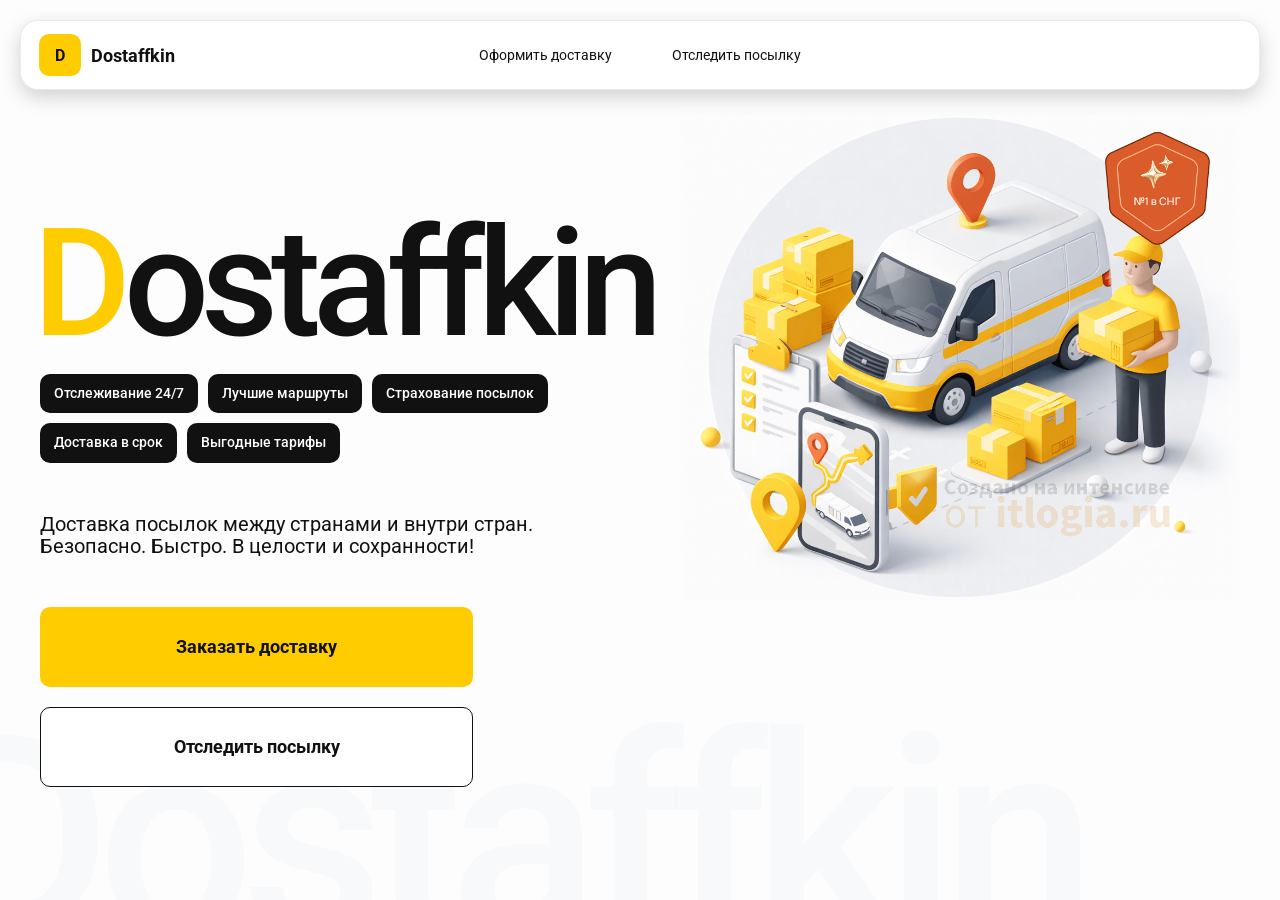
<file: index.html>
<!doctype html>
<html lang="ru">

<head>
    <meta charset="utf-8" />
    <meta name="viewport" content="width=device-width,initial-scale=1,maximum-scale=1,user-scalable=0" />

    <title>Dostaffkin — Доставка посылок между странами и внутри стран. Безопасно. Быстро. В целости и сохранности!
    </title>

    <link href="styles/base.css" rel="stylesheet" />
    <link href="styles/base_adaptive.css" rel="stylesheet" />

    <link href="styles/index.css" rel="stylesheet" />
    <link href="styles/index_adaptive.css" rel="stylesheet" />
</head>


<body>
    <div class="container">
        <header class="header">
            <a class="header-brand" href="#">
                <div class="header-logo">D</div>
                <div class="header-title">Dostaffkin</div>
            </a>
            <nav class="header-menu">
                <a class="header-link" href="./order.html">Оформить <span>доставку</span></a>
                <a class="header-link" href="./track.html">Отследить <span>посылку</span></a>
            </nav>
        </header>
        <main class="main">
            <section class="main-info">
                <div class="main-title">
                    <span>D</span>ostaffkin
                </div>
                <div class="main-features">
                    <div class="main-feature">Отслеживание 24/7</div>
                    <div class="main-feature">Лучшие маршруты</div>
                    <div class="main-feature">Страхование посылок</div>
                    <div class="main-feature">Доставка в срок</div>
                    <div class="main-feature">Выгодные тарифы</div>
                </div>
                <div class="main-description">
                    Доставка посылок между странами и внутри стран.
                    Безопасно. Быстро. В целости и сохранности!
                </div>
                <div class="main-actions">
                    <a class="button" type="button" href="./order.html">Заказать доставку</a>
                    <a class="button button-white" type="button" href="./track.html">Отследить посылку</a>
                </div>


            </section>
            <div class="main-title-ghost">Dostaffkin</div>
            <section class="main-image">
                <img src="images/main-image.png" alt="Main image" />
            </section>

        </main>
    </div>
</body>

</html>
</file>
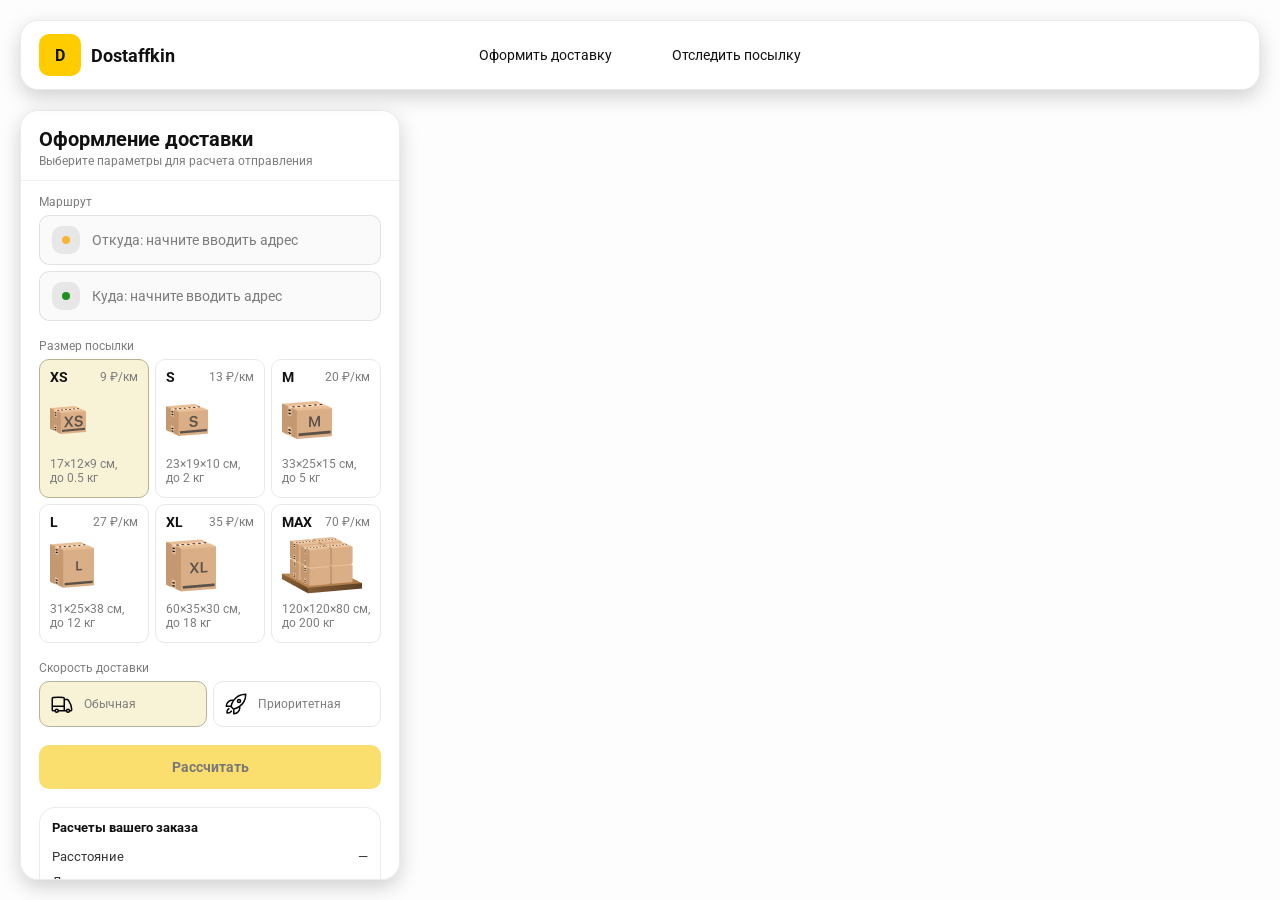
<file: order.html>
<!doctype html>
<html lang="ru">

<head>
    <meta charset="utf-8" />
    <meta name="viewport" content="width=device-width,initial-scale=1,maximum-scale=1,user-scalable=0" />
    <title>Оформление доставки</title>

    <link rel="stylesheet" href="styles/base.css" />
    <link rel="stylesheet" href="styles/base_adaptive.css" />

    <link rel="stylesheet" href="styles/order.css" />
    <link rel="stylesheet" href="styles/order_adaptive.css" />

    <script src="https://api-maps.yandex.ru/2.1/?lang=ru_RU&apikey=37add71a-55e0-4e31-9fd2-c09af898226c&suggest_apikey=83725274-92b7-4b7e-8b88-0e0947eda039" type="text/javascript"></script>
</head>

<body>
    <div id="map"></div>
    <header class="header">
        <a class="header-brand" href="./index.html">
            <div class="header-logo">D</div>
            <div class="header-title">Dostaffkin</div>
        </a>
        <nav class="header-menu">
            <a class="header-link" href="#">Оформить <span>доставку</span></a>
            <a class="header-link" href="./track.html">Отследить <span>посылку</span></a>
        </nav>
    </header>
    <aside class="main" id="sidebar">
        <div class="main-header">
            <div class="main-title">Оформление доставки</div>
            <div class="main-text">Выберите параметры для расчета отправления</div>
        </div>
        <div class="main-content">
            <div class="main-route">
                <div class="main-block-title">Маршрут</div>
                <div class="main-fields">
                    <div class="main-field" id="fromField">
                        <div class="main-pin"></div>
                        <input id="from" placeholder="Откуда: начните вводить адрес" autocomplete="off" />
                        <div class="main-ac" id="fromAc" role="listbox" aria-label="Подсказки адресов"></div>
                    </div>

                    <div class="main-field" id="toField">
                        <div class="main-pin"></div>
                        <input id="to" placeholder="Куда: начните вводить адрес" autocomplete="off" />
                        <div class="main-ac" id="toAc" role="listbox" aria-label="Подсказки адресов"></div>
                    </div>
                </div>
            </div>
            <div class="main-package">
                <div class="main-block-title">Размер посылки</div>

                <div class="main-sizes">
                    <div class="main-size-card is-active" data-value="xs">
                        <div class="main-size-top">
                            <div class="main-size-label">XS</div>
                            <div class="main-size-rate">9 ₽/км</div>
                        </div>
                        <div class="main-size-media">
                            <img src="images/sizes/xs.png" alt="Короб XS" />
                        </div>
                        <div class="main-size-description">17×12×9 см,<br>до 0.5 кг</div>
                    </div>

                    <div class="main-size-card" data-value="s">
                        <div class="main-size-top">
                            <div class="main-size-label">S</div>
                            <div class="main-size-rate">13 ₽/км</div>
                        </div>
                        <div class="main-size-media">
                            <img src="images/sizes/s.png" alt="Короб S" />
                        </div>
                        <div class="main-size-description">23×19×10 см,<br>до 2 кг</div>
                    </div>

                    <div class="main-size-card" data-value="m">
                        <div class="main-size-top">
                            <div class="main-size-label">M</div>
                            <div class="main-size-rate">20 ₽/км</div>
                        </div>
                        <div class="main-size-media">
                            <img src="images/sizes/m.png" alt="Короб M" />
                        </div>
                        <div class="main-size-description">33×25×15 см,<br>до 5 кг</div>
                    </div>

                    <div class="main-size-card" data-value="l">
                        <div class="main-size-top">
                            <div class="main-size-label">L</div>
                            <div class="main-size-rate">27 ₽/км</div>
                        </div>
                        <div class="main-size-media">
                            <img src="images/sizes/l.png" alt="Короб L" />
                        </div>
                        <div class="main-size-description">31×25×38 см,<br>до 12 кг</div>
                    </div>

                    <div class="main-size-card" data-value="xl">
                        <div class="main-size-top">
                            <div class="main-size-label">XL</div>
                            <div class="main-size-rate">35 ₽/км</div>
                        </div>
                        <div class="main-size-media">
                            <img src="images/sizes/xl.png" alt="Короб XL" />
                        </div>
                        <div class="main-size-description">60×35×30 см,<br>до 18 кг</div>
                    </div>

                    <div class="main-size-card" data-value="max">
                        <div class="main-size-top">
                            <div class="main-size-label">MAX</div>
                            <div class="main-size-rate">70 ₽/км</div>
                        </div>
                        <div class="main-size-media main-size-media-palleta">
                            <img src="images/sizes/max.png" alt="Паллета" />
                        </div>
                        <div class="main-size-description">120×120×80 см,<br>до 200 кг</div>
                    </div>
                </div>
            </div>

            <div class="main-speed">
                <div class="main-block-title">Скорость доставки</div>

                <div class="main-speeds">
                    <div class="main-speed-card is-active" data-value="regular">
                        <img class="main-speed-media" src="images/icons/regular.svg" alt="Regular" />
                        <div class="main-speed-description">Обычная</div>
                    </div>
                    <div class="main-speed-card" data-value="fast">
                        <img class="main-speed-media" src="images/icons/fast.svg" alt="Fast" />
                        <div class="main-speed-description">Приоритетная</div>
                    </div>

                </div>
            </div>

            <div class="main-calculate-block">
                <button id="calc" class="button calculate-button" type="button" disabled>Рассчитать</button>
            </div>
            <div class="main-result" id="result">
                <div class="main-result-title">Расчеты вашего заказа</div>
                <div class="main-result-lines">
                    <div class="main-result-line"><span>Расстояние</span><span id="distanceValue">—</span></div>
                    <div class="main-result-line"><span>Доставим через</span><span id="durationValue">—</span></div>
                    <div class="main-result-line"><span>Тариф</span><span id="rateValue">—</span></div>
                </div>
                <div class="main-price">
                    <div class="main-price-label">Итого</div>
                    <div class="main-price-value" id="totalValue">—</div>
                </div>
            </div>
            <div class="main-order-box">
                <div class="main-order-form" id="orderForm">
                    <div class="main-order-title">Оформление доставки</div>
                    <div class="main-block-info-row">
                        <div class="main-block-title">Контакты</div>
                        <div class="order-fields">
                            <div class="main-field">
                                <input id="customerName" placeholder="Ваше имя" autocomplete="off" />
                            </div>
                            <div class="main-field">
                                <input id="customerPhone" placeholder="Ваш телефон" autocomplete="off"
                                    inputmode="tel" />
                            </div>
                        </div>
                    </div>
                    <div class="main-block-info-row extra-info">
                        <div class="main-block-title">Дополнительная информация</div>
                        <div class="main-field textarea">
                            <textarea id="comment" placeholder="Детали доставки и комментарии"></textarea>
                        </div>
                    </div>
                    <button id="submit" class="button main-submit-request" type="button" disabled>Отправить
                        заявку
                    </button>
                    </div>
                </div>

                <div class="main-order-success" id="orderSuccess">
                    <div class="main-success-icon">✓</div>
                    <div class="main-success-title">Заявка отправлена!</div>
                    <div class="main-success-title">Номер отправления – <span id="orderId"></span></div>
                    <div class="main-success-subtitle">Мы скоро свяжемся с вами</div>
                </div>
            </div>

        </div>
    </aside>
    <script src="scripts/order.js"></script>
</body>

</html>
</file>
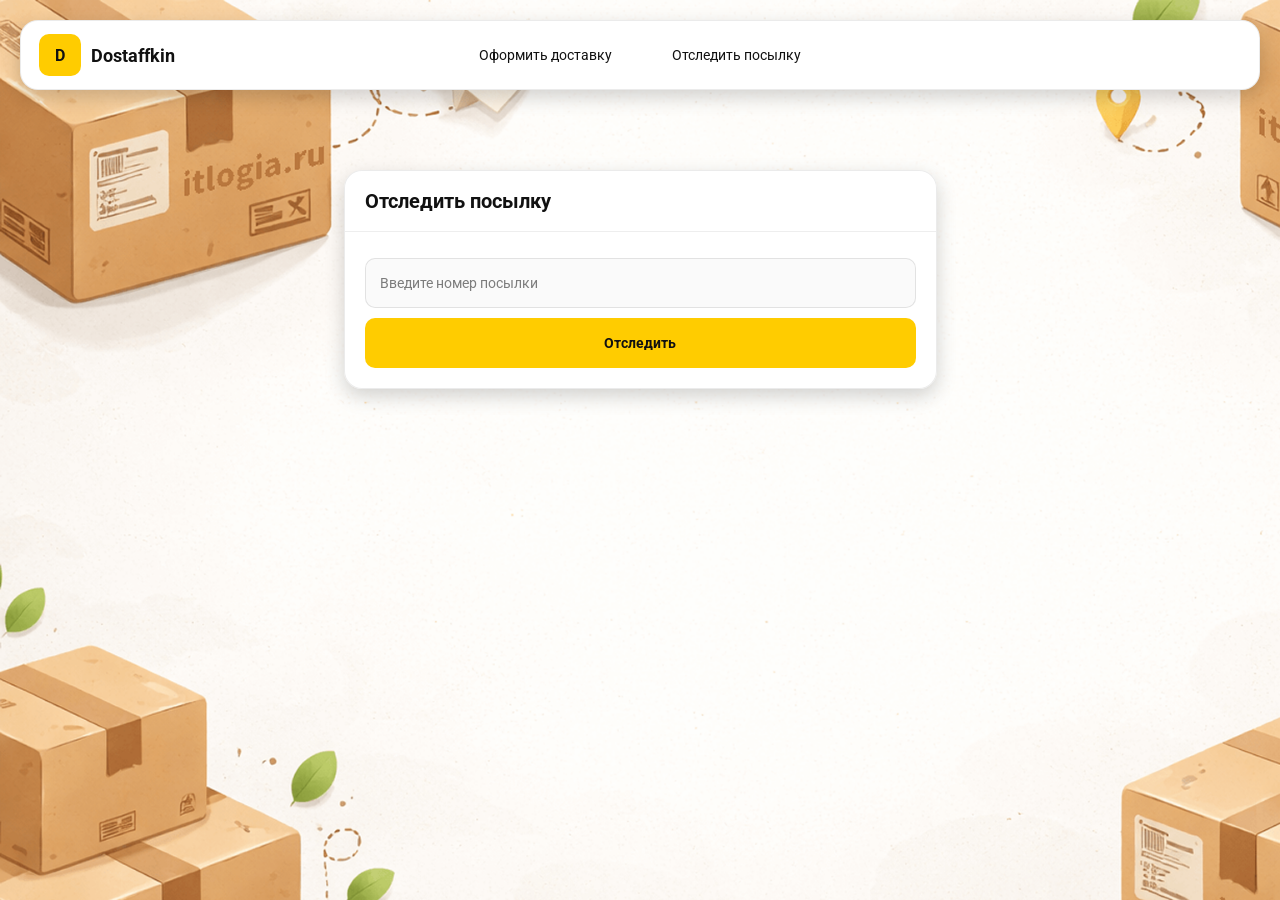
<file: track.html>
<!doctype html>
<html lang="ru">

<head>
    <meta charset="utf-8" />
    <meta name="viewport" content="width=device-width,initial-scale=1,maximum-scale=1,user-scalable=0" />
    <title>Отследить посылку</title>
    <link rel="stylesheet" href="styles/base.css" />
    <link rel="stylesheet" href="styles/base_adaptive.css" />

    <link rel="stylesheet" href="styles/track.css" />
    <link rel="stylesheet" href="styles/track_adaptive.css" />
</head>

<body>
    <div class="container">
        <header class="header">
            <a class="header-brand" href="./index.html">
                <div class="header-logo">D</div>
                <div class="header-title">Dostaffkin</div>
            </a>
            <nav class="header-menu">
                <a class="header-link" href="./order.html">Оформить <span>доставку</span></a>
                <a class="header-link" href="#">Отследить <span>посылку</span></a>
            </nav>
        </header>
        <main class="track-content">
            <section class="track-card track-search">
                <div class="track-title">Отследить посылку</div>
                <div class="track-action">
                    <div class="main-field track-field">
                        <input id="trackNumber" placeholder="Введите номер посылки" autocomplete="off" />
                    </div>
                    <button id="trackButton" class="button track-button" type="button">Отследить</button>
                </div>
            </section>
            <section class="track-card track-result" id="trackResult">
                <div class="track-result-header">
                    <div class="track-id" id="trackIdValue"></div>
                    <div class="track-routes">
                        <div class="track-route">
                            <div class="track-route-pin">
                                <svg xmlns="http://www.w3.org/2000/svg" fill="none" viewBox="0 0 24 24"
                                    stroke-width="1.5" stroke="orange" class="size-6">
                                    <path stroke-linecap="round" stroke-linejoin="round"
                                        d="M15 10.5a3 3 0 1 1-6 0 3 3 0 0 1 6 0Z" />
                                    <path stroke-linecap="round" stroke-linejoin="round"
                                        d="M19.5 10.5c0 7.142-7.5 11.25-7.5 11.25S4.5 17.642 4.5 10.5a7.5 7.5 0 1 1 15 0Z" />
                                </svg>
                            </div>
                            <div class="track-route-address" id="trackFromValue">
                                Откуда: Москва, улица Арбат, 1
                            </div>
                        </div>
                        <div class="track-route track-route-arrow">
                            <svg xmlns="http://www.w3.org/2000/svg" fill="none" viewBox="0 0 24 24" stroke-width="1.5"
                                stroke="currentColor" class="size-6">
                                <path stroke-linecap="round" stroke-linejoin="round"
                                    d="M19.5 13.5 12 21m0 0-7.5-7.5M12 21V3" />
                            </svg>
                        </div>
                        <div class="track-route">
                            <div class="track-route-pin">
                                <svg xmlns="http://www.w3.org/2000/svg" fill="none" viewBox="0 0 24 24"
                                    stroke-width="1.5" stroke="green" class="size-6">
                                    <path stroke-linecap="round" stroke-linejoin="round"
                                        d="M15 10.5a3 3 0 1 1-6 0 3 3 0 0 1 6 0Z" />
                                    <path stroke-linecap="round" stroke-linejoin="round"
                                        d="M19.5 10.5c0 7.142-7.5 11.25-7.5 11.25S4.5 17.642 4.5 10.5a7.5 7.5 0 1 1 15 0Z" />
                                </svg>
                            </div>
                            <div class="track-route-address" id="trackToValue">
                                Куда: Минск, проспект Независимости, 58
                            </div>
                        </div>
                    </div>
                </div>
                <div class="track-info">
                    <div class="track-status-title">Статус данной посылки:</div>
                    <div class="track-status-list" id="trackStatusList">

                    </div>
                </div>
            </section>

        </main>

    </div>

    <script src="scripts/track.js"></script>

</body>

</html>
</file>
<file: styles/base.css>
*,
*::before,
*::after {
    box-sizing: border-box;
}

@font-face {
    font-family: "Roboto";
    src: url("../fonts/Roboto-Regular.ttf");
    font-weight: normal;
}

@font-face {
    font-family: "Roboto";
    src: url("../fonts/Roboto-Bold.ttf");
    font-weight: bold;
}

@font-face {
    font-family: "Roboto";
    src: url("../fonts/Roboto-Medium.ttf");
    font-weight: 500;
}

html,
body {
    margin: 0;
    color: #111111;
    font-family: "Roboto", sans-serif;
}

body {
    background: #FDFDFD;
}

.header {

    border-radius: 18px;
    box-shadow: 0 7px 20px 0 #0000002E;
    backdrop-filter: blur(10px);
    background: #ffffff;
    left: 20px;
    border: 1px solid rgba(0, 0, 0, 0.08);
    position: fixed;
    right: 20px;
    top: 20px;
    padding: 14px 18px;
    height: 70px;
    display: flex;
    align-items: center;
    z-index: 6;


}
.header-brand {
    display: flex;
    align-items: center;
    text-decoration: none;
    gap: 10px;
}

.header-logo {
    width: 42px;
    height: 42px;
    border-radius: 10px;
    background: #FFCC00;
    display: grid;
    place-items: center;
    font-weight: bold;
    color: #111;
}

.header-title {
    font-size: 18px;
    font-weight: bold;
    color: #111111;
    text-decoration: none;
}
.header-menu {
    display: flex;
    align-items: center;
    gap: 60px;
    margin: 0;
    position: absolute;
    left: 50%;
    transform: translateX(-50%);
}

.header-link {
    font-size: 14px;
    color: #111111;
    text-decoration: none;
}
.button {
    border: 0;
    outline: none;
    height: 44px;
    border-radius: 10px;
    font-size: 14px;
    font-weight: bold;
    cursor: pointer;
    font-family: inherit;
    transition: transform .08s ease, opacity .12s ease;
    background: #ffcc00;
    color: #111111;
    text-align: center;
    text-decoration: none;
}

.button:hover {
    background-color: #E5BC19;
}

.button:disabled {
    cursor: not-allowed;
    background-color: #FADE6E;
    color: #787878;
    transform: none;
}

.button.button-white {
    background: #ffffff;
    border: 1px solid #111111;
}

.button.button-white:hover {
    background: rgb(241 241 241);
}
.main-field {
    display: flex;
    align-items: center;
    margin-top: 6px;
    gap: 10px;
    border: 1px solid #1111111A;
    background: #FAFAFA;
    border-radius: 10px;
    padding: 10px 12px;
    position: relative;
    box-sizing: border-box;
    height: 50px;
}

.main-field.textarea {
    height: auto;
}

.main-pin {
    width: 28px;
    height: 28px;
    border-radius: 10px;
    background: rgba(17, 17, 17, 0.08);
    display: grid;
    place-items: center;
    flex: 0 0 auto;
    position: relative;
}

.main-pin::before {
    content: "";
    width: 8px;
    height: 8px;
    border-radius: 999px;
    background: orange;
    opacity: .75;
    display: block;
}

.main-field:last-child .main-pin::before {
    background: green;
    opacity: .85;
}

input, textarea {
    width: 100%;
    border: 0;
    outline: none;
    background: transparent;
    font-size: 14px;
    color: #111111;
    font-family: inherit;
}

textarea {
    resize: vertical;
    min-height: 72px;
    padding: 2px 0;
}

input::placeholder, textarea::placeholder {
    color: #7C7C7C;
}

.main-field:focus-within {
    border-color: rgba(0, 0, 0, 0.20);
    box-shadow: 0 0 0 4px rgba(255, 204, 0, 0.35);
    background: rgba(255, 255, 255, 0.75);
}
</file>
<file: styles/base_adaptive.css>
@media (max-width: 767px) {
    .header {
        left: 10px;
        right: 10px;
        top: 10px;
    }

    .header-link span {
        display: none;
    }

    .header-menu {
        gap: 20px;
        justify-content: flex-start;
        margin: 0 0 0 30px;
        position: static;
        transform: none;
    }
}

@media (max-width: 420px) {
    .header-title {
        display: none;
    }
}

@media (max-width: 374px) {
    .header-menu {
        gap: 10px;
        margin: 0 0 0 10px;
    }
}
</file>
<file: styles/index.css>
.container {
    overflow: hidden;
    min-height: 100vh;
}
.main {
    padding: 111px 40px 40px;
    position: relative;
    display: flex;
}
.main-info {
    max-width: 840px;
    width: 100%;
    position: relative;
}
.main-title {
    margin-top: 98px;
    font-weight: 500;
    font-size: 200px;
    line-height: 1;
    letter-spacing: -0.05em;
    color: #111111;
    left: -15px;
    position: relative;
}

.main-title span {
    color: #ffcc00;
}
.main-features {
    margin-top: 15px;
    display: flex;
    flex-wrap: wrap;
    gap: 10px;
}

.main-feature {
    background: #111111;
    color: #ffffff;
    padding: 12px 14px;
    font-weight: 500;
    font-size: 14px;
    line-height: 1.1;
    border-radius: 10px;
}
.main-description {
    margin-top: 50px;
    max-width: 500px;
    font-size: 20px;
    line-height: 1.1;
    color: #111111;
}
.main-actions {
    margin-top: 50px;
    display: flex;
    flex-direction: column;
    gap: 20px;
}

.main-actions .button {
    height: 80px;
    width: 433px;
    font-size: 18px;
    font-weight: bold;
    place-items: center;
    display: grid;
}
.main-title-ghost {
    position: absolute;
    z-index: -1;
    left: -70px;
    bottom: -150px;
    font-weight: 500;
    font-size: 278px;
    line-height: 1;
    letter-spacing: -0.05em;
    color: #ECEDF04D;
}
.main-image {
    width: 1024px;
    top: 100px;
    z-index: -2;
}

.main-image img {
    width: 100%;
    max-width: 1024px;
    height: auto;
    display: block;
}
</file>
<file: styles/index_adaptive.css>
@media (max-width: 1760px) {
    .main-title {
        font-size: 150px;
        left: -7px;
    }

    .main-info {
        max-width: 640px;
    }
}
@media (max-width: 1200px) {
    .main-info {
        max-width: 540px;
    }

    .main {
        padding: 111px 20px 20px;
    }

    .main-title {
        font-size: 120px;
        left: -4px;
    }

    .main-title-ghost {
        font-size: 220px;
    }
}
@media (max-width: 1024px) {
    .main-title {
        margin-top: 30px;
    }

    .main {
        flex-direction: column-reverse;
    }

    .main-image {
        max-width: 350px;
        position: absolute;
        left: 370px;
        top: 370px;
    }

    .main-info {
        max-width: 100%;
    }

    .main-actions {
        gap: 10px;
    }

    .main-actions .button {
        height: 50px;
        font-size: 14px;
        width: auto;
        max-width: 300px;
    }

    .main-description {
        max-width: 350px;
    }
}
@media (max-width: 570px) {
    .main-title {
        font-size: 88px;
    }

    .main-description {
        max-width: 100%
    }

    .main-actions {
       width: 100%;
    }

    .main-actions .button {
        width: 100%;
        max-width: 100%
    }

    .main-image {
        max-width: 650px;
        position: absolute;
        left: 170px;
        top: 70px;
        opacity: 0.2;
    }
}
@media (max-width: 400px) {
    .main-title {
        font-size: 70px;
    }
}
</file>
<file: styles/order.css>
#map {
    position: fixed;
    inset: 0;
}
.main {
    border-radius: 18px;
    box-shadow: 0 7px 20px 0 #0000002E;
    backdrop-filter: blur(10px);
    background: rgba(255, 255, 255, 0.96);
    left: 20px;
    border: 1px solid rgba(0, 0, 0, 0.08);
    position: fixed;
    top: 110px;
    bottom: 20px;
    width: 380px;
    display: flex;
    flex-direction: column;
    overflow: hidden;
    z-index: 5;
}
.main-header {
    padding: 18px 18px 12px 18px;
    border-bottom: 1px solid rgba(0, 0, 0, 0.06);
    display: flex;
    flex-direction: column;
}

.main-title {
    font-size: 20px;
    line-height: 100%;
    font-weight: bold;
}

.main-text {
    font-size: 12px;
    margin-top: 5px;
    color: #7C7C7C;
}
.main-content {
    padding: 14px 18px 18px 18px;
    overflow: auto;
    scrollbar-width: none;
    display: flex;
    flex-direction: column;
    gap: 18px;
    flex: 1;
}
.main-block-title {
    font-size: 12px;
    color: #7C7C7C;
}

.main-route .main-block-title,
.main-package .main-block-title {
    margin-bottom: 6px;
}
.main-sizes {
    display: grid;
    gap: 6px;
    grid-template-columns: repeat(3, 1fr);
}

.main-size-card {
    border: 1px solid #E8E8E7;
    background: #FFFFFF;
    border-radius: 10px;
    padding: 10px;
    cursor: pointer;
    user-select: none;
    transition: transform .08s ease, border-color .12s ease, background .12s ease;
    min-height: 139px;
}

.main-size-card:hover {
    transform: translateY(-1px);
}

.main-size-card.is-active {
    background-color: #F8F2D6;
    border-color: #B7B196;
}

.main-size-top {
    display: flex;
    align-items: center;
    justify-content: space-between;
}

.main-size-label {
    font-weight: bold;
    font-size: 14px;
    color: #111111;
    line-height: 100%;
}

.main-size-rate {
    font-size: 12px;
    color: #7C7C7C;
    line-height: 100%;
}

.main-size-media {
    margin-top: 8px;
    height: 57px;
}

.main-size-description {
    margin-top: 8px;
    font-size: 12px;
    color: #7C7C7C;
    line-height: 1.2;
}
.calculate-button {
    width: 100%;
}
.main-result {
    border: 1px solid rgba(0, 0, 0, 0.08);
    background: rgba(255, 255, 255, 0.75);
    border-radius: 16px;
    padding: 12px;
    line-height: 1.25;
}

.main-result-title {
    font-weight: bold;
    font-size: 13px;
    color: #111111;
    margin-bottom: 13px;
}

.main-result-lines {
    gap: 8px;
    display: flex;
    flex-direction: column;
}

.main-result-line {
    font-size: 13px;
    color: rgba(17, 17, 17, 0.85);
    display: flex;
    justify-content: space-between;
}

.main-price {
    margin-top: 18px;
    padding-top: 10px;
    border-top: 1px dashed rgba(0, 0, 0, 0.12);
    display: flex;
    align-items: baseline;
    justify-content: space-between;
}

.main-price-label {
    font-size: 12px;
    color: rgba(17, 17, 17, 0.55);
}

.main-price-value {
    font-size: 20px;
    font-weight: bold;
    color: #111111;
    letter-spacing: -0.3px;
}
.main-order-box {
    background: #ffffff;
    border: 1px solid #E8E8E7;
    border-radius: 10px;
    padding: 12px;
}

.main-order-title {
    margin-bottom: 8px;
    font-weight: bold;
    font-size: 14px;
    color: #111111;
}

.main-block-info {
    display: flex;
    flex-direction: column;
    gap: 6px;
}

.order-fields {
    display: grid;
    grid-template-columns: 1fr 1fr;
    column-gap: 10px;
    margin-top: 6px;
}

.main-block-info-row.extra-info {
    display: block;
    margin-top: 13px;
}

.main-submit-request {
    width: 100%;
    margin-top: 6px;
}

.main-order-success {
    display: none;
    text-align: center;
    padding: 22px 12px;
    gap: 12px;
}

.main-order-success.is-visible {
    display: flex;
    flex-direction: column;
    align-items: center;
}

.main-success-icon {
    width: 56px;
    height: 56px;
    border-radius: 50%;
    background: #16a34a;
    color: #ffffff;
    display: grid;
    place-items: center;
    font-size: 30px;
}

.main-success-title {
    font-size: 14px;
    font-weight: bold;
    color: #111111;
}

.main-success-subtitle {
    font-size: 12px;
    color: rgba(17, 17, 17, 0.55);
    line-height: 1.3;
}


 .main-speed .main-block-title {
    margin-bottom: 6px;
}

.main-speeds {
    display: grid;
    gap: 6px;
    grid-template-columns: repeat(2, 1fr);
}

.main-speed-card {
    border: 1px solid #E8E8E7;
    background: #FFFFFF;
    border-radius: 10px;
    padding: 10px;
    cursor: pointer;
    user-select: none;
    transition: transform .08s ease, border-color .12s ease, background .12s ease;
    display: flex;
    align-items: center;
    gap: 10px;
}

.main-speed-card:hover {
    transform: translateY(-1px);
}

.main-speed-card.is-active {
    background-color: #F8F2D6;
    border-color: #B7B196;
}

.main-speed-description {
    font-size: 12px;
    color: #7C7C7C;
    line-height: 1.2;
}
</file>
<file: styles/order_adaptive.css>
@media (max-width: 767px) {
    .main {
        left: 10px;
        right: 10px;
        top: 50%;
        bottom: 12px;
        width: auto;
        max-width: none;
    }
}

@media (max-width: 420px) {
    .main-sizes {
        grid-template-columns: repeat(2, 1fr);
    }
}
</file>
<file: styles/track.css>
.container {
    background: #F4F4F4 url("../images/track-bg.png");
    background-size: cover;
    min-height: 100vh;
    padding: 170px 0 50px 0;
}
.track-content {
    width: 593px;
    margin: 0 auto;
}
.track-card {
    width: 100%;
    border-radius: 18px;
    box-shadow: 0 7px 20px 0 #0000002E;
    backdrop-filter: blur(10px);
    background: rgba(255, 255, 255, 0.96);
    border: 1px solid rgba(0, 0, 0, 0.08);
}

.track-title {
    font-size: 20px;
    line-height: 100%;
    font-weight: bold;
    border-bottom: 1px solid #EEEEEE;
    padding: 20px;
}

.track-action {
    padding: 20px;
}

.track-button {
    width: 100%;
    height: 50px;
}

.track-field {
    margin-bottom: 10px;
}
.track-result {
    margin-top: 5px;
    display: none;
}

.track-result.is-visible {
    display: block;
}

.track-result-header {
    font-weight: bold;
    font-size: 14px;
    color: #111111;
    padding: 20px;
    border-bottom: 1px solid #EEEEEE;
}

.track-id {
    margin-bottom: 12px;
    font-size: 20px;
}

.track-routes {
    display: flex;
    flex-direction: column;
    gap: 10px;
    font-weight: normal;
}

.track-route {
    display: flex;
    align-items: center;
    gap: 10px;
}

.track-route-pin {
    width: 24px;
    height: 24px;
    flex-shrink: 0;
}

.track-route-arrow {
    padding: 15px 0;
    width: 24px;
    height: 24px;
}

.track-info {
    padding: 20px;
}

.track-status {
    display: flex;
    align-items: center;
    font-size: 12px;
    gap: 10px;
}

.track-status-title {
    font-size: 14px;
    color: #111111;
    margin-bottom: 20px;
}

.track-status-list {
    display: flex;
    flex-direction: column;
    gap: 15px;
}

.track-status-icon {
    width: 40px;
    height: 40px;
    border-radius: 50%;
    background: rgba(17, 17, 17, 0.08);
    display: grid;
    place-items: center;
    flex: 0 0 auto;
}

.track-status.created .track-status-icon {
    background-color: #F1CB00;
}

.track-status.in-way .track-status-icon {
    background-color: #F08A11;
}

.track-status.ready .track-status-icon {
    background-color: #A35D0A;
}

.track-status.done .track-status-icon {
    background-color: #37C93B;
}

.track-status-text {
    display: flex;
    align-items: center;
    justify-content: space-between;
    color: #111111;
    font-size: 12px;
    flex: 1;
}

.track-status-date {
    color: rgba(17, 17, 17, 0.55);
}
</file>
<file: styles/track_adaptive.css>
@media (max-width: 767px) {
    .container {
        padding: 130px 0 50px 0;
    }

    .track-content {
        width: 100%;
        padding-left: 10px;
        padding-right: 10px;
    }

    .track-result-header {
        padding: 20px;
    }
}
</file>
